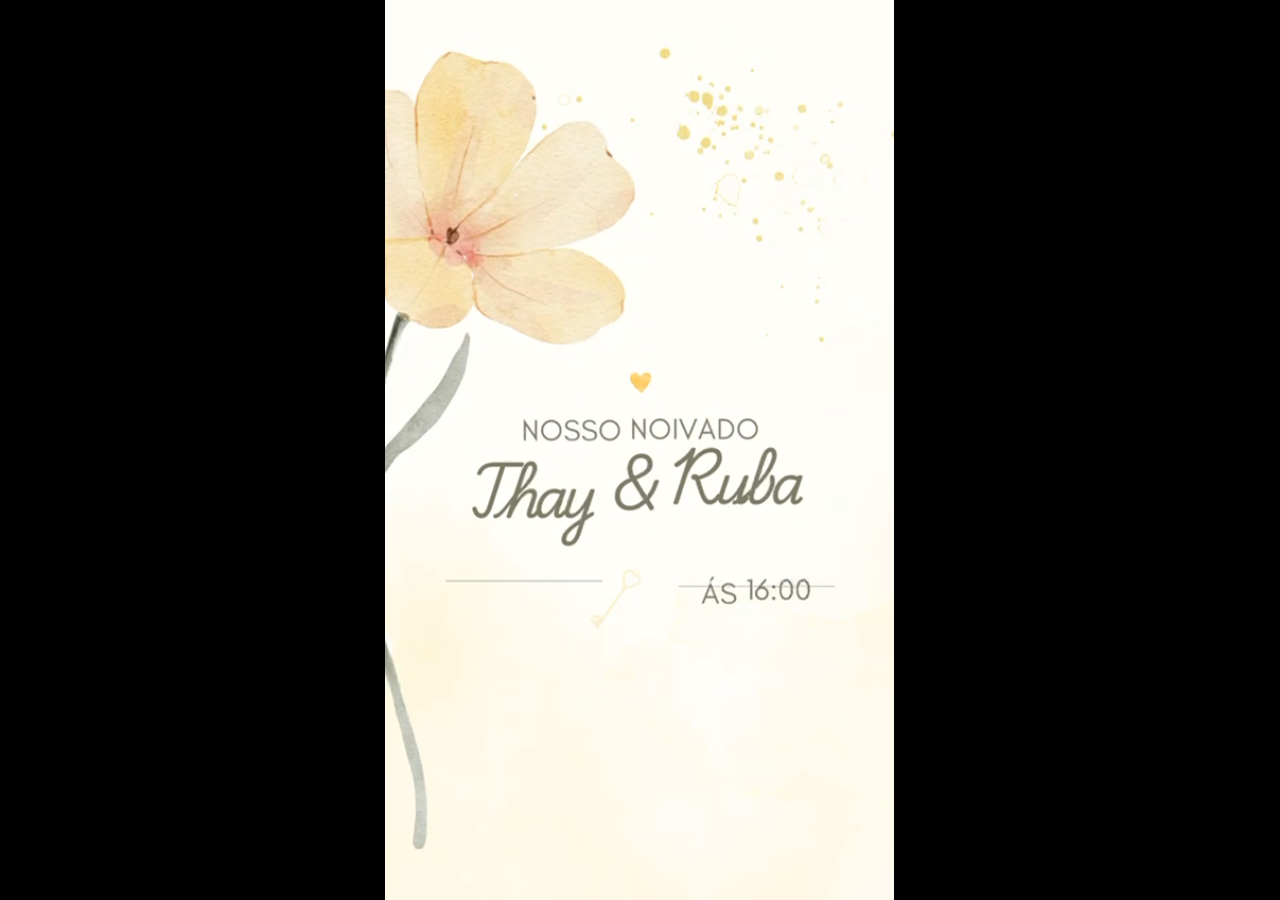
<file: index.html>
<!DOCTYPE html>
<html lang="pt-BR">
<head>
    <meta charset="UTF-8">
    <meta name="viewport" content="width=device-width, initial-scale=1.0">
    <title>Confirmação de Presença | Casamento</title>
    <link rel="stylesheet" href="style.css">
</head>
<body>

    <video id="background-video" autoplay loop muted playsinline>
        <source src="fundo.mp4" type="video/mp4">
        Seu navegador não suporta vídeos.
    </video>

    <div class="content-container">
        
        <div id="play-button-container" class="hidden">
            <h1>Confirme sua presença!</h1>
            <button id="play-button">CONTINUAR</button>
        </div>

        <div id="rsvp-form-container" class="hidden">
            <h2>Confirmação de Presença</h2>
            
            <form id="rsvp-form" action="https://formsubmit.co/1ff6988117e22cc1d6819bf6b81fa9a" method="POST">
                
                <div class="form-group">
                    <label for="nome">Nome Completo:</label>
                    <input type="text" id="nome" name="Nome Completo" required>
                </div>
                
                <div class="form-group checkbox-group">
                    <input type="checkbox" id="confirmar" name="Confirmacao" value="Sim" required>
                    <label for="confirmar">Sim, confirmo minha presença no Noivado! 🎉</label>
                </div>

                <button type="submit">Enviar Confirmação</button>

                <input type="hidden" name="_captcha" value="false"> 
                <input type="hidden" name="_next" value="obrigado.html">
            </form>
            
            <p id="message" class="hidden"></p>
        </div>
    </div>

    <script src="script.js"></script>
</body>
</html>
</file>
<file: style.css>
/* 1. Reset Básico e Fundo */
body {
    margin: 0;
    padding: 0;
    font-family: Arial, sans-serif;
    background-color: #222; 
    color: rgb(0, 0, 0); 
    min-height: 100vh;
    overflow: hidden; 
    
    /* CRÍTICO: Flexbox no BODY para centralizar o conteúdo do site */
    display: flex;
    justify-content: center; /* Centraliza Horizontalmente */
    align-items: center; /* Centraliza Verticalmente */
}

/* 2. Estilização Crítica do Vídeo de Fundo */
#background-video {
    position: fixed;
    top: 0;
    left: 0;
    width: 100%;
    height: 100%;
    
    /* Garante que o vídeo se encaixe mantendo a proporção (contain) */
    object-fit: contain; 
    
    z-index: -10;
    /* Filtros de brilho ou sobreposição foram removidos para deixar o vídeo aceso. */
    background-color: black; /* Garante que as barras laterais fiquem pretas no modo 'contain' */
}

/* 3. Container de Conteúdo (Botão e Formulário) */
.content-container {
    position: absolute; /* Voltamos para absolute */
    top: 0;
    left: 0;
    width: 100%;
    height: 100%;
    
    /* GARANTE que este container está acima do vídeo (que tem z-index: -10) */
    z-index: -5; 
    
    /* Usamos o BODY para centralizar, mas este container deve cobrir tudo */
    display: flex; /* Adicione display: flex para que o item seja centralizado internamente */
    justify-content: center;
    align-items: center;
}

/* IMPORTANTE: Se o código do seu .content-container no style.css ainda tiver: */
/* .content-container {
    position: absolute;
    top: 0;
    left: 0;
    width: 100%;
    height: 100%;
    display: flex;
    justify-content: center;
    align-items: center;
} */
/* VOCÊ DEVE APAGAR TUDO E DEIXAR SÓ ISTO: */
.content-container {
    /* Vazio - Deixe o body controlar o posicionamento */
}
/* 4. Estilos Comuns de Painel e Botão (COM TRANSIÇÃO) */
#play-button-container,
#rsvp-form-container,
#already-submitted-container { /* Adicionei o container de "já enviou" aqui também */
    padding: 25px; /* CRÍTICO: Garante espaçamento interno */
    background-color: rgba(255, 255, 255, 0.85); 
    border-radius: 10px;
    max-width: 270px; 
    width: 90%;
    text-align: center;
    box-shadow: 0 4px 20px rgba(0, 0, 0, 0.5);

    /* PROPRIEDADES DE TRANSIÇÃO (Mantenha estas) */
    opacity: 0; 
    transform: scale(0.9); 
    transition: opacity 1.5s ease-out, transform 1.5s ease-out; 
}

h1, h2 {
    color: #010101; /* Preto */
    margin-top: 0;
    font: normal 25pt italic; /* Fonte e tamanho do título */
}

/* Botões */
button {
    padding: 12px 25px;
    font-size: 1.1em;
    font-weight: bold;
    color: rgb(255, 255, 255);
    background-color: #6b734f; /* Cor de destaque */
    border: none;
    border-radius: 5px;
    cursor: pointer;
    transition: background-color 0.3s;
    margin-top: 15px;
}

button:hover {
    background-color: #c45d86;
}

/* Formulário */
.form-group {
    margin-bottom: 20px;
    text-align: left;
}

label {
    display: block;
    margin-bottom: 5px;
    font-weight: bold;
}

input[type="text"] {
    width: 100%;
    padding: 10px;
    /* Borda preta adicionada para visibilidade */
    border: 1px solid #000000; 
    border-radius: 5px;
    box-sizing: border-box; 
    color: #333;
    font-size: 1em;
}

.checkbox-group {
    display: flex;
    align-items: center;
}

.checkbox-group label {
    margin-bottom: 0;
    margin-left: 10px;
    font-weight: normal;
}

/* Utilitário para esconder */
.hidden {
    display: none !important;
}

/* 5. Classe que Ativa a Transição */
.fade-in {
    opacity: 1 !important;
    transform: scale(1) !important;
}

/* Mensagem de Feedback (Sucesso/Erro) */
#message {
    margin-top: 20px;
    font-weight: bold;
    color: #4CAF50; /* Verde para feedback */
    font-size: 1.4em; /* Aumentado para destaque */
}
</file>
